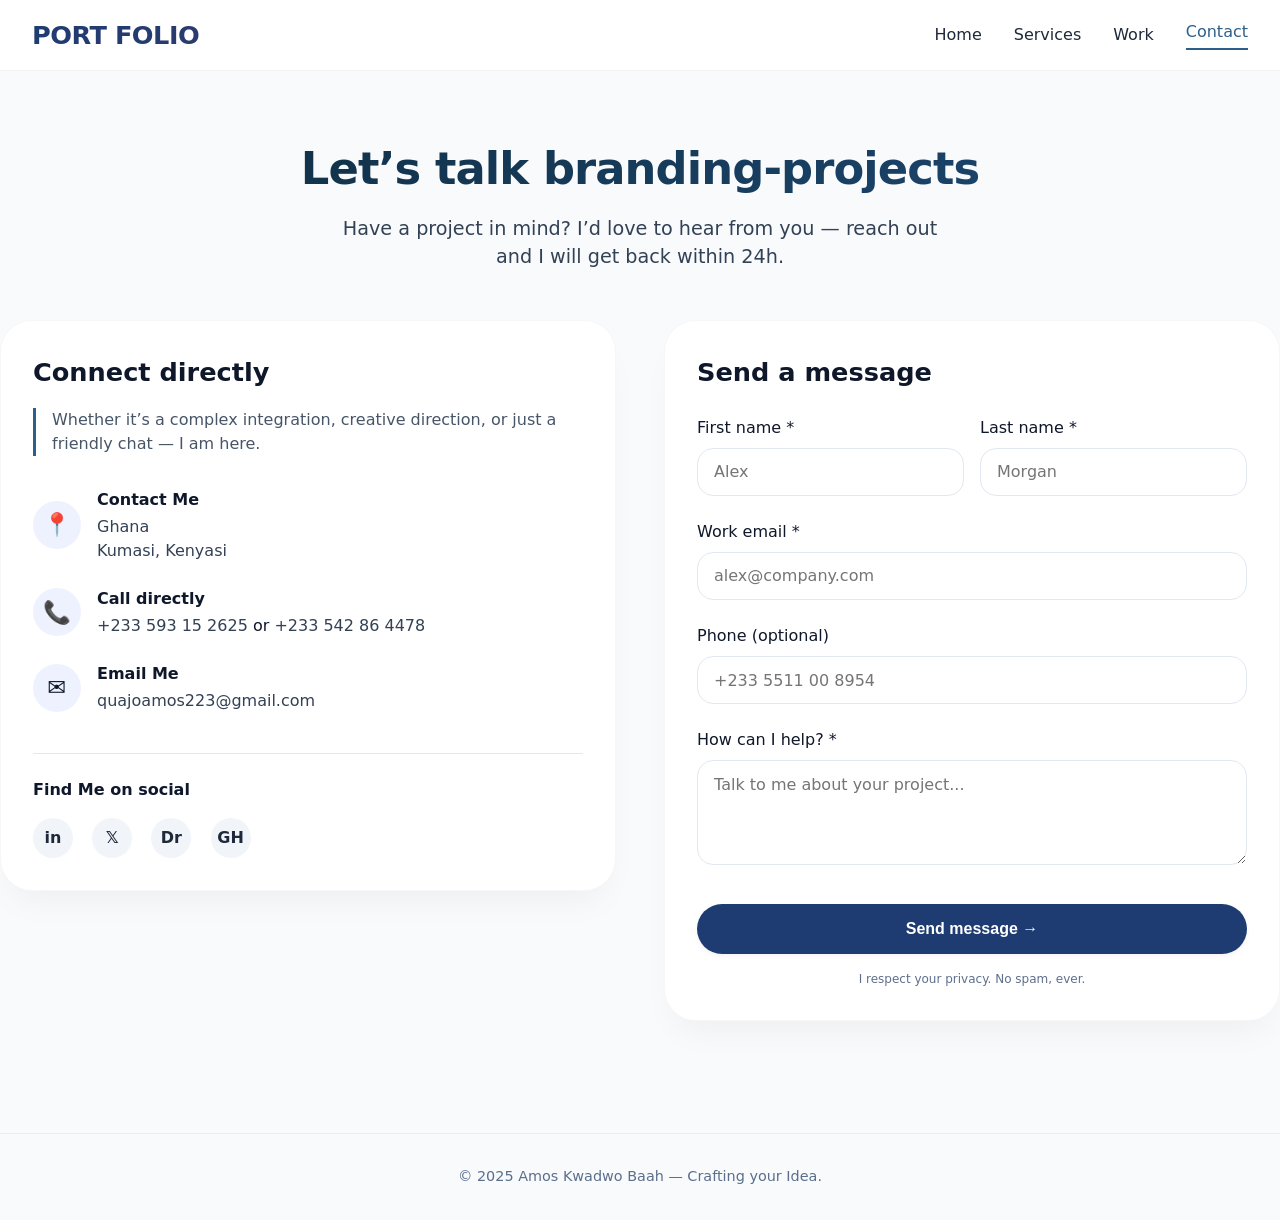
<file: cont.html>
<!DOCTYPE html>
<html lang="en">
<head>
  <meta charset="UTF-8">
  <meta name="viewport" content="width=device-width, initial-scale=1.0, viewport-fit=cover">
  <title>Contact | Modern Professional</title>
 <link rel="stylesheet" href="cont.css">
</head>
<body>

<div class="toast-msg" id="toastMsg">✓ Message sent (demo)</div>

<nav class="navbar">
  <div class="container">
    <div class="nav-flex">
      <div class="logo"><b>PORT <span>FOLIO</span></b></div>
      <div class="nav-links">
        <a href="index.html">Home</a>
        <a href="services.html">Services</a>
        <a href="work.html">Work</a>
        <a href="cont.html" class="contact-active">Contact</a>
      </div>
    </div>
  </div>
</nav>

<main>
  <div class="container contact-section">
    <div class="page-header">
      <h1>Let’s talk branding-projects</h1>
      <p>Have a project in mind? I’d love to hear from you — reach out and I will get back within 24h.</p>
    </div>

    <div class="contact-grid">
      <!-- LEFT SIDE: contact details -->
      <div class="contact-info">
        <h2 class="info-title">Connect directly</h2>
        <div class="info-desc">
          Whether it’s a complex integration, creative direction, or just a friendly chat — I am here.
        </div>
        <div class="contact-methods">
          <div class="method">
            <div class="method-icon">📍</div>
            <div class="method-details">
              <h4>Contact Me</h4>
              <p>Ghana<br>Kumasi, Kenyasi</p>
            </div>
          </div>
          <div class="method">
            <div class="method-icon">📞</div>
            <div class="method-details">
              <h4>Call directly</h4>
              <a href="tel:+233593152625">+233 593 15 2625</a> or 
              <a href="tel:+233542864478">+233 542 86 4478</a>
            </div>
          </div>
          <div class="method">
            <div class="method-icon">✉️</div>
            <div class="method-details">
              <h4>Email Me</h4>
              <p><a href="quajoamos223@gmail.com">quajoamos223@gmail.com</a></p>
            </div>
          </div>
        </div>
        <div class="social-links">
          <h4>Find Me on social</h4>
          <div class="social-icons">
            <a href="#" aria-label="LinkedIn">in</a>
            <a href="quajo-amos" aria-label="Twitter">𝕏</a>
            <a href="#" aria-label="Dribbble">Dr</a>
            <a href="kojobaah23" aria-label="GitHub">GH</a>
          </div>
        </div>
      </div>

      <!-- RIGHT SIDE: contact form -->
      <div class="contact-form-card">
        <h2 class="info-title" style="margin-bottom: 1.5rem;">Send a message</h2>
        <form id="contactForm" action="https://formspree.io/f/xzdnroqb" method="POST">
          <div class="form-row">
            <div class="form-group">
              <label for="firstName">First name *</label>
              <input type="text" id="firstName" name="firstName" required placeholder="Alex">
            </div>
            <div class="form-group">
              <label for="lastName">Last name *</label>
              <input type="text" id="lastName" name="lastName" required placeholder="Morgan">
            </div>
          </div>
          <div class="form-group">
            <label for="email">Work email *</label>
            <input type="email" id="email" name="email" required placeholder="alex@company.com">
          </div>
          <div class="form-group">
            <label for="phone">Phone (optional)</label>
            <input type="tel" id="phone" name="phone" placeholder="+233 5511 00 8954">
          </div>
          <div class="form-group">
            <label for="message">How can I help? *</label>
            <textarea id="message" name="message" rows="4" required placeholder="Talk to me about your project..."></textarea>
          </div>
          <button type="submit" class="btn-primary btn-submit">Send message →</button>
          <p style="font-size: 0.75rem; color: #5e6f8d; margin-top: 1rem; text-align: center;">I respect your privacy. No spam, ever.</p>
        </form>
      </div>
    </div>

   
</main>

<footer>
  <div class="container">
    <p>© 2025 Amos Kwadwo Baah — Crafting your Idea.</p>
  </div>
</footer>

<script>
 port.js
 </script>

</body>
</html>
</file>
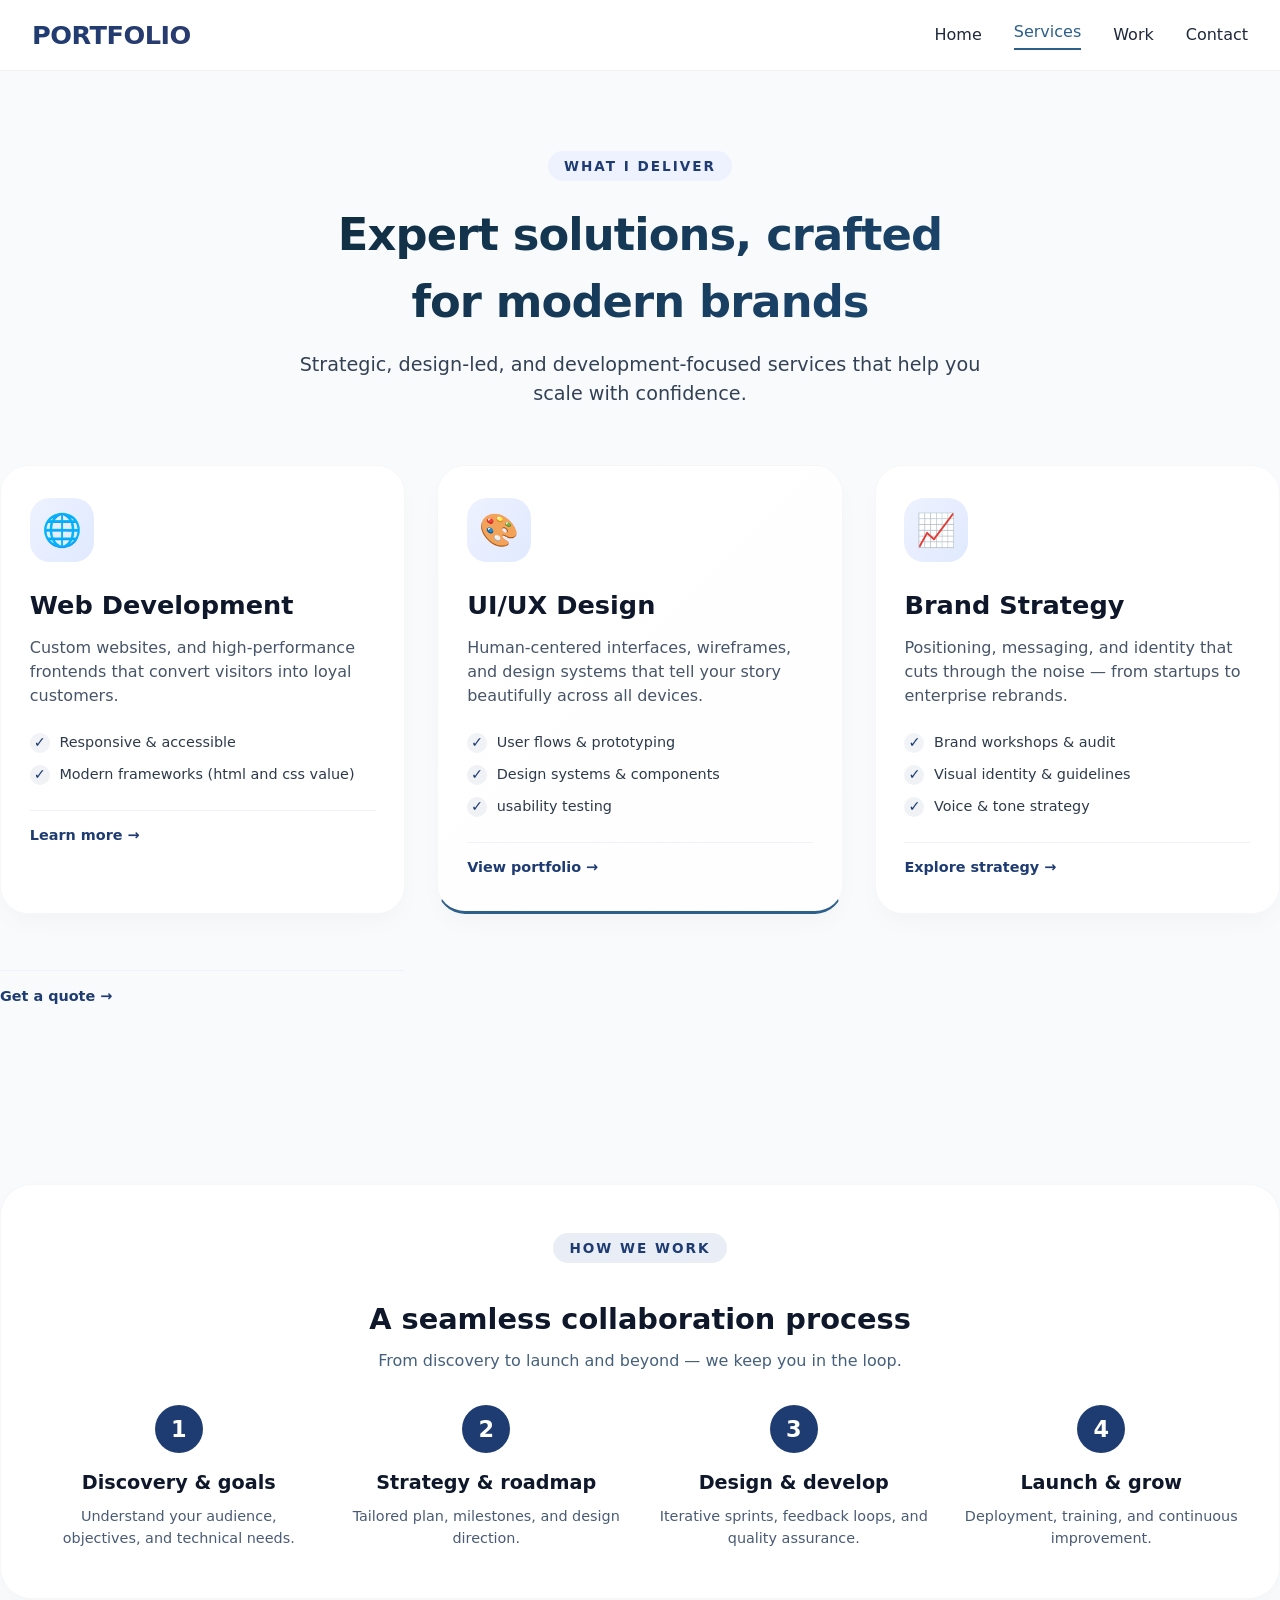
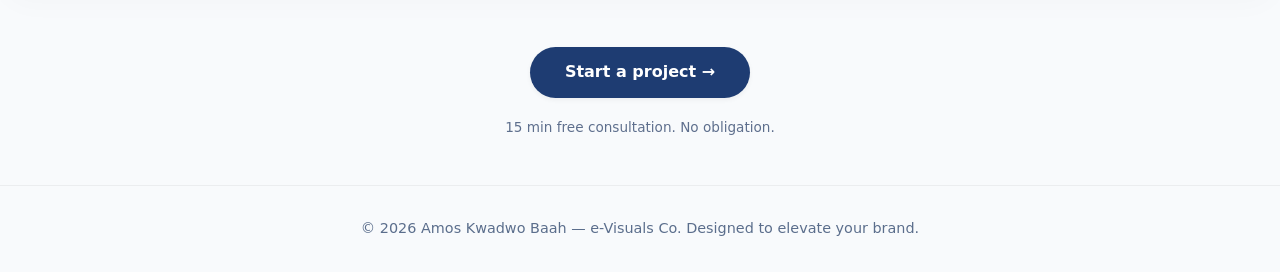
<file: services.html>
<!DOCTYPE html>
<html lang="en">
<head>
  <meta charset="UTF-8">
  <meta name="viewport" content="width=device-width, initial-scale=1.0, viewport-fit=cover">
  <title>Services | Modern Portfolio</title>
  <link rel="stylesheet" href="services.css">
  </head>
<body>

<nav class="navbar">
  <div class="container">
    <div class="nav-flex">
      <div class="logo"><b>PORTFOLIO</b></div>
      <div class="nav-links">
        <a href="index.html">Home</a>
        <a href="services.html" class="services-active">Services</a>
        <a href="work.html">Work</a>
        <a href="cont.html">Contact</a>
      </div>
    </div>
  </div>
</nav>

<main>
  <div class="container services-section">
    <!-- Section header -->
    <div class="section-header">
      <span class="badge">What I deliver</span>
      <h2>Expert solutions, crafted <br> for modern brands</h2>
      <div class="subhead">Strategic, design-led, and development-focused services that help you scale with confidence.</div>
    </div>

    <!-- Services grid -->
    <div class="services-grid">
      
      <!-- card 1: Web Dev -->
      <div class="service-card">
        <div class="icon-wrapper">🌐</div>
        <h3>Web Development</h3>
        <div class="description">
          Custom websites, and high-performance frontends that convert visitors into loyal customers.
        </div>
        <ul class="feature-list">
          <li><span class="check-icon">✓</span> Responsive & accessible</li>
          <li><span class="check-icon">✓</span> Modern frameworks (html and css value)</li>
          
        </ul>
        <div class="card-footer">
          <a href="#" class="learn-more">Learn more →</a>
        </div>
      </div>

      <!-- card 2: UI/UX Design -->
      <div class="service-card highlight">
        <div class="icon-wrapper">🎨</div>
        <h3>UI/UX Design</h3>
        <div class="description">
          Human-centered interfaces, wireframes, and design systems that tell your story beautifully across all devices.
        </div>
        <ul class="feature-list">
          <li><span class="check-icon">✓</span> User flows & prototyping</li>
          <li><span class="check-icon">✓</span> Design systems & components</li>
          <li><span class="check-icon">✓</span> usability testing</li>
        </ul>
        <div class="card-footer">
          <a href="#" class="learn-more">View portfolio →</a>
        </div>
      </div>

      <!-- card 3: Brand Strategy -->
      <div class="service-card">
        <div class="icon-wrapper">📈</div>
        <h3>Brand Strategy</h3>
        <div class="description">
          Positioning, messaging, and identity that cuts through the noise — from startups to enterprise rebrands.
        </div>
        <ul class="feature-list">
          <li><span class="check-icon">✓</span> Brand workshops & audit</li>
          <li><span class="check-icon">✓</span> Visual identity & guidelines</li>
          <li><span class="check-icon">✓</span> Voice & tone strategy</li>
        </ul>
        <div class="card-footer">
          <a href="#" class="learn-more">Explore strategy →</a>
        </div>
      </div>

    
        <div class="card-footer">
          <a href="#" class="learn-more">Get a quote →</a>
        </div>
      </div>
    </div>

    <!-- trust / process section -->
    <div class="process-section">
      <div style="text-align: center;">
        <span class="badge" style="background:#e9edf5;">How we work</span>
        <h3 style="font-size: 1.8rem; margin: 1rem 0 0.5rem 0;">A seamless collaboration process</h3>
        <p style="color: #45607c; max-width: 560px; margin: 0 auto;">From discovery to launch and beyond — we keep you in the loop.</p>
      </div>
      <div class="process-flex">
        <div class="process-step">
          <div class="step-number">1</div>
          <div>
            <h4>Discovery & goals</h4>
            <p>Understand your audience, objectives, and technical needs.</p>
          </div>
        </div>
        <div class="process-step">
          <div class="step-number">2</div>
          <div>
            <h4>Strategy & roadmap</h4>
            <p>Tailored plan, milestones, and design direction.</p>
          </div>
        </div>
        <div class="process-step">
          <div class="step-number">3</div>
          <div>
            <h4>Design & develop</h4>
            <p>Iterative sprints, feedback loops, and quality assurance.</p>
          </div>
        </div>
        <div class="process-step">
          <div class="step-number">4</div>
          <div>
            <h4>Launch & grow</h4>
            <p>Deployment, training, and continuous improvement.</p>
          </div>
        </div>
      </div>
    </div>

    <!-- bottom call to action -->
    <div class="section-cta">
      <a href="#" class="btn-primary">Start a project →</a>
      <p style="margin-top: 1.2rem; font-size: 0.85rem; color: #5e6f8d;">15 min free consultation. No obligation.</p>
    </div>
  </div>
</main>

<footer>
  <div class="container">
    <p>© 2026 Amos Kwadwo Baah — e-Visuals Co. Designed to elevate your brand.</p>
  </div>
</footer>


</body>
</html>
</file>
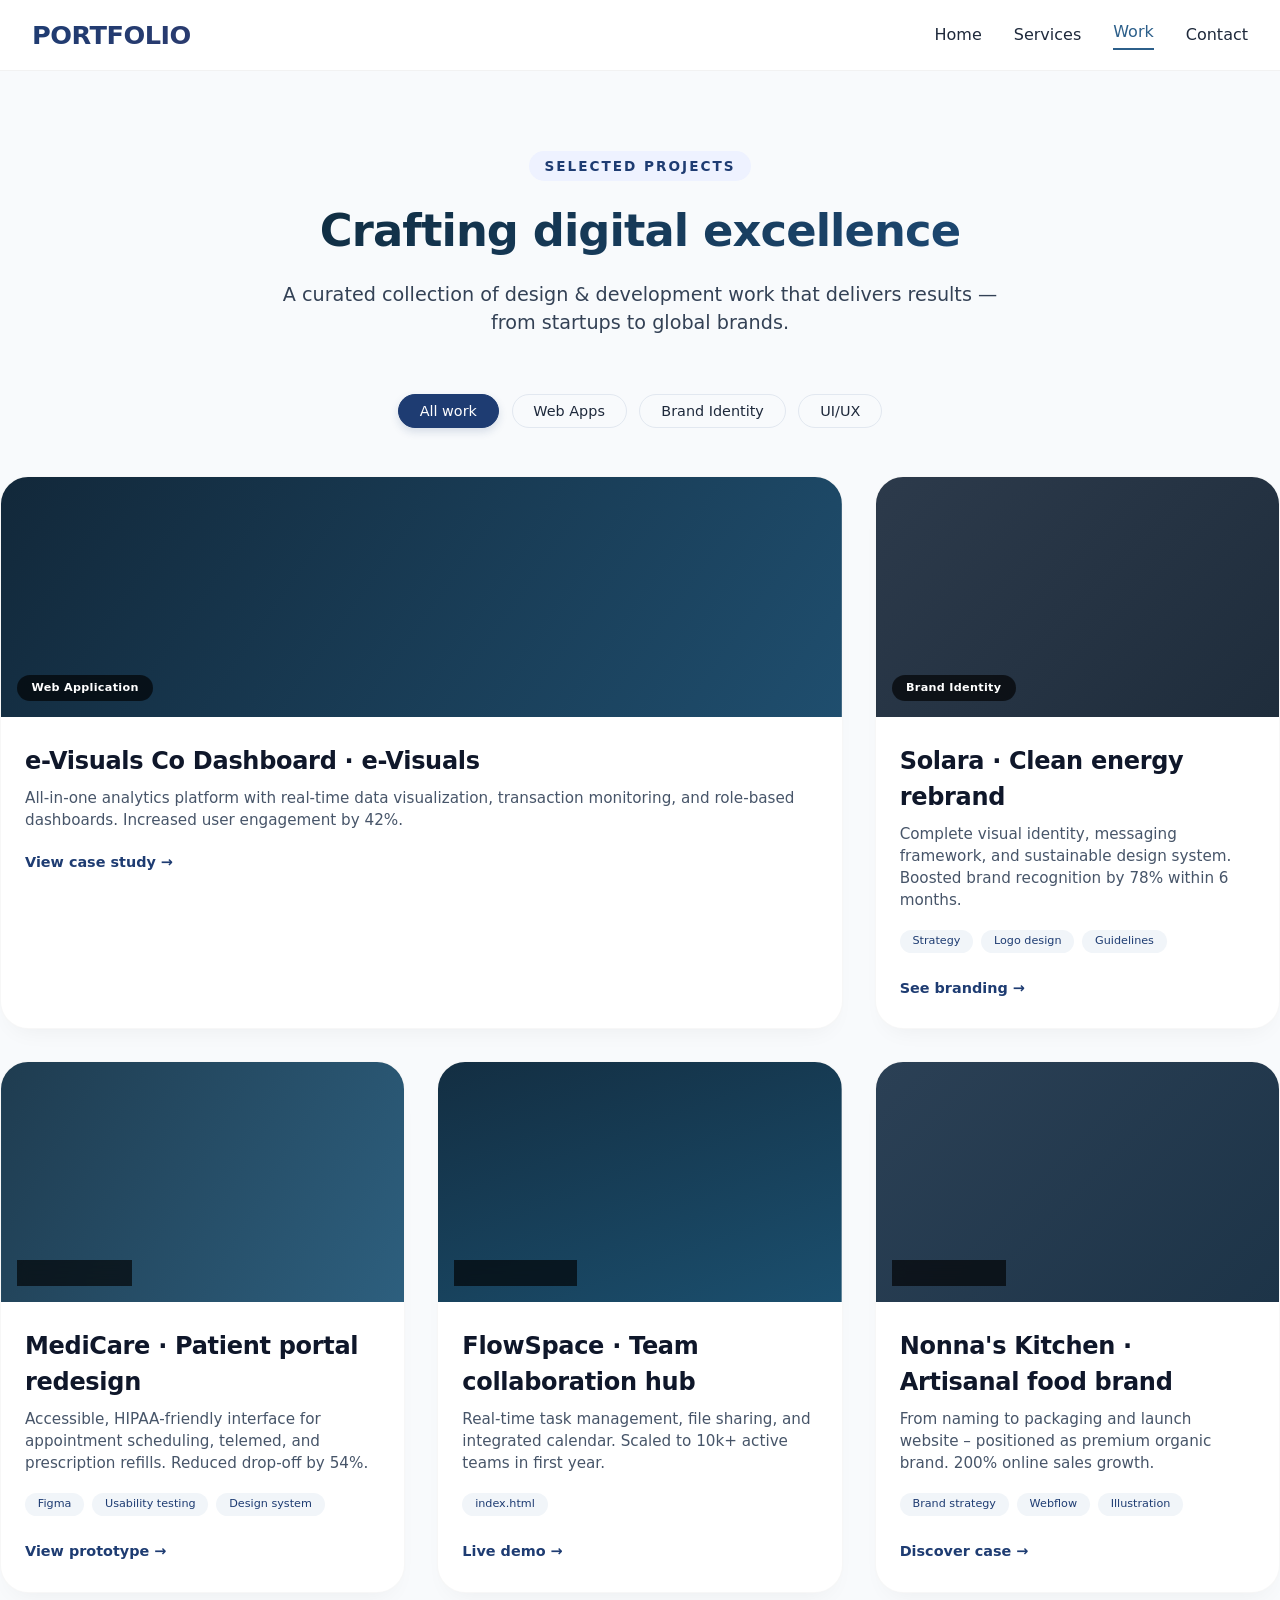
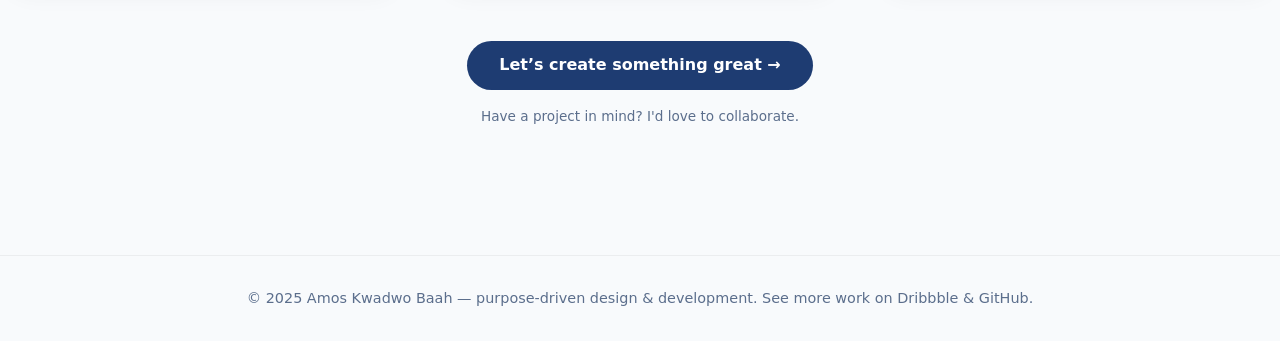
<file: work.html>
<!DOCTYPE html>
<html lang="en">
<head>
  <meta charset="UTF-8">
  <meta name="viewport" content="width=device-width, initial-scale=1.0, viewport-fit=cover">
  <title>Work | Selected Projects — Modern Portfolio</title>
  <link rel="stylesheet" href="work.css">
</head>
<body>

<nav class="navbar">
  <div class="container">
    <div class="nav-flex">
      <div class="logo">PORTFOLIO</div>
      <div class="nav-links">
        <a href="index.html">Home</a>
        <a href="services.html">Services</a>
        <a href="work.html" class="work-active">Work</a>
        <a href="cont.html">Contact</a>
      </div>
    </div>
  </div>
</nav>

<main>
  <div class="container work-section">
    <!-- header -->
    <div class="section-header">
      <span class="badge">Selected projects</span>
      <h2>Crafting digital excellence</h2>
      <div class="subhead">A curated collection of design & development work that delivers results — from startups to global brands.</div>
    </div>

    <!-- filter buttons (JS powered) -->
    <div class="filter-bar" id="filterBar">
      <button class="filter-btn active" data-filter="all">All work</button>
      <button class="filter-btn" data-filter="web">Web Apps</button>
      <button class="filter-btn" data-filter="brand">Brand Identity</button>
      <button class="filter-btn" data-filter="uiux">UI/UX</button>
    </div>

    <!-- projects grid -->
    <div class="projects-grid" id="projectsGrid">
      <!-- project 1 - featured web app -->
      <div class="project-card featured" data-category="web">
        <div class="project-image" style="background-image: linear-gradient(125deg, #12283a, #1f4e6e), url(''); background-blend-mode: overlay;">
          <span class="project-cat">Web Application</span>
        </div>
        <div class="project-info">
          <h3 class="project-title">e-Visuals Co Dashboard · e-Visuals</h3>
          <div class="project-description">All‑in‑one analytics platform with real‑time data visualization, transaction monitoring, and role‑based dashboards. Increased user engagement by 42%.</div>
          
          <a href="#" class="project-link">View case study →</a>
        </div>
      </div>

      <!-- project 2 - brand identity -->
      <div class="project-card" data-category="brand">
        <div class="project-image" style="background-image: linear-gradient(135deg, #2c3a4b, #1f2d3c); background-size: cover;">
          <span class="project-cat">Brand Identity</span>
        </div>
        <div class="project-info">
          <h3 class="project-title">Solara · Clean energy rebrand</h3>
          <div class="project-description">Complete visual identity, messaging framework, and sustainable design system. Boosted brand recognition by 78% within 6 months.</div>
          <div class="tech-stack">
            <span class="tech-tag">Strategy</span>
            <span class="tech-tag">Logo design</span>
            <span class="tech-tag">Guidelines</span>
          </div>
          <a href="#" class="project-link">See branding →</a>
        </div>
      </div>

      

      <!-- project 4 - UI/UX design -->
      <div class="project-card" data-category="uiux">
        <div class="project-image" style="background-image: linear-gradient(120deg, #1f3c50, #2d5f7e);">
          <span class="project-cat">UI/UX Design</span>
        </div>
        <div class="project-info">
          <h3 class="project-title">MediCare · Patient portal redesign</h3>
          <div class="project-description">Accessible, HIPAA‑friendly interface for appointment scheduling, telemed, and prescription refills. Reduced drop‑off by 54%.</div>
          <div class="tech-stack">
            <span class="tech-tag">Figma</span>
            <span class="tech-tag">Usability testing</span>
            <span class="tech-tag">Design system</span>
          </div>
          <a href="#" class="project-link">View prototype →</a>
        </div>
      </div>

      <!-- project 5 - web app (SaaS) -->
      <div class="project-card" data-category="web">
        <div class="project-image" style="background-image: linear-gradient(160deg, #132e42, #1b4f6e);">
          <span class="project-cat">SaaS Platform</span>
        </div>
        <div class="project-info">
          <h3 class="project-title">FlowSpace · Team collaboration hub</h3>
          <div class="project-description">Real‑time task management, file sharing, and integrated calendar. Scaled to 10k+ active teams in first year.</div>
          <div class="tech-stack">
            <span class="tech-tag">index.html</span>

          </div>
          <a href="#" class="project-link">Live demo →</a>
        </div>
      </div>

      <!-- project 6 - branding & digital -->
      <div class="project-card" data-category="brand">
        <div class="project-image" style="background-image: linear-gradient(135deg, #2b4055, #1d3448);">
          <span class="project-cat">Brand + Web</span>
        </div>
        <div class="project-info">
          <h3 class="project-title">Nonna's Kitchen · Artisanal food brand</h3>
          <div class="project-description">From naming to packaging and launch website – positioned as premium organic brand. 200% online sales growth.</div>
          <div class="tech-stack">
            <span class="tech-tag">Brand strategy</span>
            <span class="tech-tag">Webflow</span>
            <span class="tech-tag">Illustration</span>
          </div>
          <a href="#" class="project-link">Discover case →</a>
        </div>
      </div>
    </div>

    <!-- extra CTA -->
    <div class="cta-wrapper">
      <a href="#" class="btn-primary">Let’s create something great →</a>
      <p style="margin-top: 1rem; font-size: 0.85rem; color: #5b6e8c;">Have a project in mind? I'd love to collaborate.</p>
    </div>
  </div>
</main>

<footer>
  <div class="container">
    <p>© 2025 Amos Kwadwo Baah — purpose-driven design & development. See more work on Dribbble & GitHub.</p>
  </div>
</footer>
  <script>port.js</script>
</body>
</html>
</file>
<file: cont.css>
* {
      margin: 0;
      padding: 0;
      box-sizing: border-box;
    }

    body {
      font-family: system-ui, -apple-system, 'Segoe UI', Roboto, 'Helvetica Neue', sans-serif;
      background: #f8fafc;
      color: #0f172a;
      line-height: 1.5;
      scroll-behavior: smooth;
    }

    /* ===== STICKY NAVBAR (matching your snippet) ===== */
    .navbar {
      position: sticky;
      top: 0;
      z-index: 100;
      background: rgba(255, 255, 255, 0.92);
      backdrop-filter: blur(12px);
      border-bottom: 1px solid rgba(0, 0, 0, 0.05);
      padding: 1rem 0;
      transition: all 0.2s ease;
    }

    .container {
      max-width: 1280px;
      margin: 0 auto;
      padding: 0 2rem;
    }

    .nav-flex {
      display: flex;
      justify-content: space-between;
      align-items: center;
      flex-wrap: wrap;
      gap: 1rem;
    }

    .logo {
      font-size: 1.6rem;
      font-weight: 700;
      letter-spacing: -0.02em;
      background: linear-gradient(135deg, #1e3c72, #2b3b6e);
      background-clip: text;
      -webkit-background-clip: text;
      color: transparent;
    }
    

    .nav-links {
      display: flex;
      gap: 2rem;
      align-items: center;
      flex-wrap: wrap;
    }

    .nav-links a {
      text-decoration: none;
      font-weight: 500;
      color: #1e293b;
      transition: color 0.2s;
    }

    .nav-links a:hover {
      color: #2c5f8a;
    }

    .nav-links .contact-active {
      color: #2c5f8a;
      border-bottom: 2px solid #2c5f8a;
      padding-bottom: 4px;
    }

    /* ===== BUTTON STYLE ===== */
    .btn-primary {
      background: #1e3c72;
      color: white;
      border: none;
      padding: 0.8rem 2rem;
      font-weight: 600;
      border-radius: 40px;
      cursor: pointer;
      transition: all 0.25s ease;
      font-size: 1rem;
      box-shadow: 0 2px 5px rgba(0,0,0,0.05);
    }

    .btn-primary:hover {
      background: #0f2b4f;
      transform: translateY(-2px);
      box-shadow: 0 10px 20px -5px rgba(30,60,114,0.3);
    }

    /* ===== CONTACT SECTION ===== */
    .contact-section {
      padding: 4rem 0 5rem 0;
    }

    .page-header {
      text-align: center;
      margin-bottom: 3rem;
    }

    .page-header h1 {
      font-size: 2.8rem;
      font-weight: 700;
      letter-spacing: -0.02em;
      background: linear-gradient(145deg, #0f2b3d, #1e4a76);
      background-clip: text;
      -webkit-background-clip: text;
      color: transparent;
      margin-bottom: 0.75rem;
    }

    .page-header p {
      font-size: 1.2rem;
      color: #334155;
      max-width: 600px;
      margin: 0 auto;
    }

    .contact-grid {
      display: grid;
      grid-template-columns: 1fr 1fr;
      gap: 3rem;
      align-items: start;
    }

    /* left side - contact cards & info */
    .contact-info {
      background: white;
      border-radius: 2rem;
      padding: 2rem;
      box-shadow: 0 20px 35px -12px rgba(0, 0, 0, 0.05);
      border: 1px solid rgba(0, 0, 0, 0.03);
    }

    .info-title {
      font-size: 1.6rem;
      font-weight: 600;
      margin-bottom: 1rem;
      color: #0f172a;
    }

    .info-desc {
      color: #475569;
      margin-bottom: 2rem;
      border-left: 3px solid #2c5f8a;
      padding-left: 1rem;
    }

    .contact-methods {
      display: flex;
      flex-direction: column;
      gap: 1.5rem;
      margin-bottom: 2.5rem;
    }

    .method {
      display: flex;
      align-items: center;
      gap: 1rem;
    }

    .method-icon {
      width: 48px;
      height: 48px;
      background: #eef2ff;
      border-radius: 32px;
      display: flex;
      align-items: center;
      justify-content: center;
      font-size: 1.4rem;
    }

    .method-details h4 {
      font-weight: 600;
      margin-bottom: 0.2rem;
    }

    .method-details p, .method-details a {
      color: #334155;
      text-decoration: none;
      transition: color 0.2s;
    }

    .method-details a:hover {
      color: #1e3c72;
      text-decoration: underline;
    }

    .social-links {
      border-top: 1px solid #e2e8f0;
      padding-top: 1.5rem;
      margin-top: 0.5rem;
    }

    .social-links h4 {
      font-size: 1rem;
      font-weight: 600;
      margin-bottom: 1rem;
    }

    .social-icons {
      display: flex;
      gap: 1.2rem;
    }

    .social-icons a {
      background: #f1f5f9;
      width: 40px;
      height: 40px;
      border-radius: 40px;
      display: inline-flex;
      align-items: center;
      justify-content: center;
      text-decoration: none;
      font-weight: 600;
      color: #1e293b;
      transition: all 0.2s;
    }

    .social-icons a:hover {
      background: #1e3c72;
      color: white;
      transform: translateY(-3px);
    }

    /* right side - form */
    .contact-form-card {
      background: white;
      border-radius: 2rem;
      padding: 2rem;
      box-shadow: 0 20px 35px -12px rgba(0, 0, 0, 0.05);
      border: 1px solid rgba(0, 0, 0, 0.03);
    }

    .form-group {
      margin-bottom: 1.5rem;
    }

    .form-group label {
      display: block;
      font-weight: 500;
      margin-bottom: 0.5rem;
      color: #0f172a;
    }

    .form-group input,
    .form-group textarea {
      width: 100%;
      padding: 0.85rem 1rem;
      border: 1px solid #e2e8f0;
      border-radius: 1rem;
      font-family: inherit;
      font-size: 1rem;
      transition: all 0.2s;
      background: #ffffff;
    }

    .form-group input:focus,
    .form-group textarea:focus {
      outline: none;
      border-color: #2c5f8a;
      box-shadow: 0 0 0 3px rgba(44, 95, 138, 0.1);
    }

    .form-row {
      display: grid;
      grid-template-columns: 1fr 1fr;
      gap: 1rem;
    }

    .btn-submit {
      width: 100%;
      background: #1e3c72;
      padding: 1rem;
      font-weight: 600;
      font-size: 1rem;
      border-radius: 60px;
      margin-top: 0.5rem;
    }

    .map-placeholder {
      margin-top: 4rem;
      border-radius: 1.5rem;
      overflow: hidden;
      background: #e2e8f0;
      height: 280px;
      box-shadow: 0 6px 14px rgba(0,0,0,0.03);
    }

    .map-placeholder iframe {
      width: 100%;
      height: 100%;
      border: 0;
    }

    footer {
      text-align: center;
      padding: 2rem 0;
      border-top: 1px solid rgba(0, 0, 0, 0.05);
      margin-top: 2rem;
      color: #5b6e8c;
      font-size: 0.9rem;
    }

    /* responsive */
    @media (max-width: 900px) {
      .contact-grid {
        grid-template-columns: 1fr;
        gap: 2rem;
      }
      .container {
        padding: 0 1.5rem;
      }
      .page-header h1 {
        font-size: 2.2rem;
      }
      .form-row {
        grid-template-columns: 1fr;
      }
    }

    @media (max-width: 600px) {
      .nav-flex {
        flex-direction: column;
        text-align: center;
      }
      .nav-links {
        justify-content: center;
      }
      .contact-info, .contact-form-card {
        padding: 1.5rem;
      }
    }

    /* success toast (simple) */
    .toast-msg {
      position: fixed;
      bottom: 2rem;
      left: 50%;
      transform: translateX(-50%) scale(0.9);
      background: #1f2b3c;
      color: white;
      padding: 0.8rem 1.8rem;
      border-radius: 60px;
      font-weight: 500;
      opacity: 0;
      transition: opacity 0.2s, transform 0.2s;
      pointer-events: none;
      z-index: 200;
      backdrop-filter: blur(8px);
      background: rgba(15, 23, 42, 0.9);
    }
</file>
<file: services.css>
* {
      margin: 0;
      padding: 0;
      box-sizing: border-box;
    }

    body {
      font-family: system-ui, -apple-system, 'Segoe UI', Roboto, 'Helvetica Neue', sans-serif;
      background: #f8fafc;
      color: #0f172a;
      line-height: 1.5;
      scroll-behavior: smooth;
    }

    /* ===== STICKY NAVBAR (your original design) ===== */
    .navbar {
      position: sticky;
      top: 0;
      z-index: 100;
      background: rgba(255, 255, 255, 0.92);
      backdrop-filter: blur(12px);
      border-bottom: 1px solid rgba(0, 0, 0, 0.05);
      padding: 1rem 0;
      transition: all 0.2s ease;
    }

    .container {
      max-width: 1280px;
      margin: 0 auto;
      padding: 0 2rem;
    }

    .nav-flex {
      display: flex;
      justify-content: space-between;
      align-items: center;
      flex-wrap: wrap;
      gap: 1rem;
    }

    .logo {
      font-size: 1.6rem;
      font-weight: 700;
      letter-spacing: -0.02em;
      background: linear-gradient(135deg, #1e3c72, #2b3b6e);
      background-clip: text;
      -webkit-background-clip: text;
      color: transparent;
    }

    .nav-links {
      display: flex;
      gap: 2rem;
      align-items: center;
      flex-wrap: wrap;
    }

    .nav-links a {
      text-decoration: none;
      font-weight: 500;
      color: #1e293b;
      transition: color 0.2s;
    }

    .nav-links a:hover {
      color: #2c5f8a;
    }

    .nav-links .services-active {
      color: #2c5f8a;
      border-bottom: 2px solid #2c5f8a;
      padding-bottom: 4px;
    }

    /* ===== SERVICES SECTION ===== */
    .services-section {
      padding: 5rem 0 6rem 0;
    }

    /* section header */
    .section-header {
      text-align: center;
      max-width: 720px;
      margin: 0 auto 3.5rem auto;
    }

    .badge {
      display: inline-block;
      font-size: 0.85rem;
      font-weight: 600;
      text-transform: uppercase;
      letter-spacing: 2px;
      background: #eef2ff;
      color: #1e3c72;
      padding: 0.3rem 1rem;
      border-radius: 40px;
      margin-bottom: 1.2rem;
    }

    .section-header h2 {
      font-size: 2.8rem;
      font-weight: 700;
      letter-spacing: -0.02em;
      background: linear-gradient(145deg, #0f2b3d, #1e4a76);
      background-clip: text;
      -webkit-background-clip: text;
      color: transparent;
      margin-bottom: 1rem;
    }

    .section-header .subhead {
      font-size: 1.2rem;
      color: #334155;
      line-height: 1.5;
    }

    /* services grid */
    .services-grid {
      display: grid;
      grid-template-columns: repeat(auto-fit, minmax(300px, 1fr));
      gap: 2rem;
    }

    /* service card */
    .service-card {
      background: white;
      border-radius: 1.75rem;
      padding: 2rem 1.8rem;
      transition: all 0.25s ease;
      border: 1px solid rgba(0, 0, 0, 0.03);
      box-shadow: 0 12px 28px -8px rgba(0, 0, 0, 0.04);
      position: relative;
      overflow: hidden;
    }

    .service-card:hover {
      transform: translateY(-6px);
      box-shadow: 0 24px 40px -12px rgba(0, 0, 0, 0.12);
      border-color: rgba(44, 95, 138, 0.15);
    }

    /* icon wrapper */
    .icon-wrapper {
      width: 64px;
      height: 64px;
      background: linear-gradient(125deg, #eef2ff, #e0e9ff);
      border-radius: 20px;
      display: flex;
      align-items: center;
      justify-content: center;
      margin-bottom: 1.5rem;
      font-size: 2rem;
      transition: transform 0.2s;
    }

    .service-card:hover .icon-wrapper {
      transform: scale(1.02);
    }

    .service-card h3 {
      font-size: 1.6rem;
      font-weight: 600;
      margin-bottom: 0.75rem;
      color: #0f172a;
    }

    .service-card .description {
      color: #475569;
      margin-bottom: 1.5rem;
      line-height: 1.5;
    }

    /* feature list inside card */
    .feature-list {
      list-style: none;
      margin-top: 0.5rem;
    }

    .feature-list li {
      display: flex;
      align-items: center;
      gap: 0.6rem;
      margin-bottom: 0.65rem;
      font-size: 0.9rem;
      color: #2d3a4b;
    }

    .check-icon {
      display: inline-flex;
      background: #1e3c7210;
      border-radius: 20px;
      width: 20px;
      height: 20px;
      align-items: center;
      justify-content: center;
      font-weight: bold;
      color: #1e3c72;
      font-size: 0.9rem;
    }

    /* cta badge / optional link */
    .card-footer {
      margin-top: 1.5rem;
      padding-top: 0.8rem;
      border-top: 1px solid #eef2ff;
    }

    .learn-more {
      text-decoration: none;
      font-weight: 600;
      font-size: 0.9rem;
      color: #1e3c72;
      display: inline-flex;
      align-items: center;
      gap: 0.4rem;
      transition: gap 0.2s;
    }

    .learn-more:hover {
      gap: 0.7rem;
      text-decoration: underline;
    }

    /* second variant for extra style: highlighted card */
    .service-card.highlight {
      background: linear-gradient(135deg, #ffffff, #fefefe);
      border-bottom: 3px solid #2c5f8a;
    }

    /* process / why us section (extra credibility) */
    .process-section {
      margin-top: 5rem;
      background: white;
      border-radius: 2rem;
      padding: 3rem 2.5rem;
      box-shadow: 0 8px 26px rgba(0, 0, 0, 0.02);
      border: 1px solid rgba(0, 0, 0, 0.03);
    }

    .process-flex {
      display: flex;
      flex-wrap: wrap;
      justify-content: space-between;
      gap: 2rem;
      margin-top: 2rem;
    }

    .process-step {
      flex: 1;
      text-align: center;
      min-width: 140px;
    }

    .step-number {
      width: 48px;
      height: 48px;
      background: #1e3c72;
      color: white;
      border-radius: 60px;
      display: inline-flex;
      align-items: center;
      justify-content: center;
      font-weight: 700;
      font-size: 1.4rem;
      margin-bottom: 1rem;
    }

    .process-step h4 {
      font-size: 1.2rem;
      margin-bottom: 0.5rem;
    }

    .process-step p {
      color: #4a5b76;
      font-size: 0.9rem;
    }

    .section-cta {
      text-align: center;
      margin-top: 3rem;
    }

    .btn-primary {
      background: #1e3c72;
      color: white;
      border: none;
      padding: 0.85rem 2.2rem;
      font-weight: 600;
      border-radius: 40px;
      cursor: pointer;
      transition: all 0.25s ease;
      font-size: 1rem;
      text-decoration: none;
      display: inline-block;
      box-shadow: 0 2px 5px rgba(0,0,0,0.05);
    }

    .btn-primary:hover {
      background: #0f2b4f;
      transform: translateY(-2px);
      box-shadow: 0 12px 22px -8px rgba(30,60,114,0.3);
    }

    footer {
      text-align: center;
      padding: 2rem 0;
      border-top: 1px solid rgba(0, 0, 0, 0.05);
      margin-top: 3rem;
      color: #5b6e8c;
      font-size: 0.9rem;
    }

    @media (max-width: 800px) {
      .services-grid {
        gap: 1.5rem;
      }
      .section-header h2 {
        font-size: 2rem;
      }
      .container {
        padding: 0 1.5rem;
      }
      .process-flex {
        flex-direction: column;
        align-items: stretch;
        gap: 1.8rem;
      }
      .process-step {
        text-align: left;
        display: flex;
        gap: 1rem;
        align-items: center;
      }
      .process-step .step-number {
        margin-bottom: 0;
      }
    }

    @media (max-width: 600px) {
      .nav-flex {
        flex-direction: column;
        text-align: center;
      }
      .nav-links {
        justify-content: center;
      }
      .service-card {
        padding: 1.5rem;
      }
    }
    /* ===== MOBILE RESPONSIVE ===== */
@media (max-width: 768px) {

  /* Hero Section */
  .container.hero {
    flex-direction: column;
    padding: 20px;
    text-align: center;
  }

  .hero-content {
    width: 100%;
    order: 2;
  }

  .hero-visual {
    width: 100%;
    order: 1;
    margin-bottom: 20px;
  }

  .hero-visual img {
    width: 200px;
    height: 200px;
    margin: 0 auto;
    display: block;
  }

  /* Typography */
  h1 {
    font-size: 2rem;
  }

  /* Buttons */
  .hero-buttons {
    justify-content: center;
    flex-wrap: wrap;
    gap: 10px;
  }

  /* Navigation */
  nav {
    flex-direction: column;
    gap: 10px;
    padding: 10px;
  }

}
</file>
<file: work.css>
* {
      margin: 0;
      padding: 0;
      box-sizing: border-box;
    }

    body {
      font-family: system-ui, -apple-system, 'Segoe UI', Roboto, 'Helvetica Neue', sans-serif;
      background: #f8fafc;
      color: #0f172a;
      line-height: 1.5;
      scroll-behavior: smooth;
    }

    /* ===== STICKY NAVBAR (original design) ===== */
    .navbar {
      position: sticky;
      top: 0;
      z-index: 100;
      background: rgba(255, 255, 255, 0.92);
      backdrop-filter: blur(12px);
      border-bottom: 1px solid rgba(0, 0, 0, 0.05);
      padding: 1rem 0;
      transition: all 0.2s ease;
    }

    .container {
      max-width: 1280px;
      margin: 0 auto;
      padding: 0 2rem;
    }

    .nav-flex {
      display: flex;
      justify-content: space-between;
      align-items: center;
      flex-wrap: wrap;
      gap: 1rem;
    }

    .logo {
      font-size: 1.6rem;
      font-weight: 700;
      letter-spacing: -0.02em;
      background: linear-gradient(135deg, #1e3c72, #2b3b6e);
      background-clip: text;
      -webkit-background-clip: text;
      color: transparent;
    }

    .nav-links {
      display: flex;
      gap: 2rem;
      align-items: center;
      flex-wrap: wrap;
    }

    .nav-links a {
      text-decoration: none;
      font-weight: 500;
      color: #1e293b;
      transition: color 0.2s;
    }

    .nav-links a:hover {
      color: #2c5f8a;
    }

    .nav-links .work-active {
      color: #2c5f8a;
      border-bottom: 2px solid #2c5f8a;
      padding-bottom: 4px;
    }

    /* ===== WORK / PORTFOLIO SECTION ===== */
    .work-section {
      padding: 5rem 0 6rem 0;
    }

    /* header */
    .section-header {
      text-align: center;
      max-width: 760px;
      margin: 0 auto 3.5rem auto;
    }

    .badge {
      display: inline-block;
      font-size: 0.85rem;
      font-weight: 600;
      text-transform: uppercase;
      letter-spacing: 2px;
      background: #eef2ff;
      color: #1e3c72;
      padding: 0.3rem 1rem;
      border-radius: 40px;
      margin-bottom: 1rem;
    }

    .section-header h2 {
      font-size: 2.8rem;
      font-weight: 700;
      letter-spacing: -0.02em;
      background: linear-gradient(145deg, #0f2b3d, #1e4a76);
      background-clip: text;
      -webkit-background-clip: text;
      color: transparent;
      margin-bottom: 1rem;
    }

    .section-header .subhead {
      font-size: 1.2rem;
      color: #334155;
    }

    /* category filter (simple pill nav) */
    .filter-bar {
      display: flex;
      justify-content: center;
      flex-wrap: wrap;
      gap: 0.8rem;
      margin-bottom: 3rem;
    }

    .filter-btn {
      background: transparent;
      border: 1px solid #e2e8f0;
      padding: 0.5rem 1.3rem;
      border-radius: 40px;
      font-weight: 500;
      font-size: 0.9rem;
      color: #1e293b;
      cursor: pointer;
      transition: all 0.2s;
      font-family: inherit;
    }

    .filter-btn:hover {
      border-color: #2c5f8a;
      background: #f1f5f9;
    }

    .filter-btn.active {
      background: #1e3c72;
      color: white;
      border-color: #1e3c72;
      box-shadow: 0 4px 8px rgba(30,60,114,0.15);
    }

    /* projects grid */
    .projects-grid {
      display: grid;
      grid-template-columns: repeat(auto-fill, minmax(340px, 1fr));
      gap: 2rem;
    }

    /* project card */
    .project-card {
      background: white;
      border-radius: 1.75rem;
      overflow: hidden;
      transition: all 0.3s cubic-bezier(0.2, 0, 0, 1);
      box-shadow: 0 12px 24px -12px rgba(0, 0, 0, 0.06);
      border: 1px solid rgba(0, 0, 0, 0.03);
      cursor: pointer;
    }

    .project-card:hover {
      transform: translateY(-8px);
      box-shadow: 0 28px 36px -16px rgba(0, 0, 0, 0.12);
      border-color: rgba(44, 95, 138, 0.2);
    }

    /* image placeholder with gradient / modern abstract */
    .project-image {
      height: 240px;
      background-size: cover;
      background-position: center;
      position: relative;
      display: flex;
      align-items: flex-end;
      justify-content: flex-start;
      padding: 1rem;
    }

    /* overlay chip for category */
    .project-cat {
      background: rgba(0, 0, 0, 0.65);
      backdrop-filter: blur(6px);
      color: white;
      font-size: 0.7rem;
      font-weight: 600;
      padding: 0.3rem 0.9rem;
      border-radius: 40px;
      letter-spacing: 0.3px;
    }

    .project-info {
      padding: 1.6rem 1.5rem 1.8rem 1.5rem;
    }

    .project-title {
      font-size: 1.5rem;
      font-weight: 700;
      margin-bottom: 0.5rem;
      letter-spacing: -0.3px;
      color: #0f172a;
    }

    .project-description {
      color: #475569;
      margin-bottom: 1.2rem;
      font-size: 0.95rem;
      line-height: 1.45;
    }

    .tech-stack {
      display: flex;
      flex-wrap: wrap;
      gap: 0.5rem;
      margin-bottom: 1.4rem;
    }

    .tech-tag {
      background: #f1f5f9;
      padding: 0.2rem 0.8rem;
      border-radius: 20px;
      font-size: 0.7rem;
      font-weight: 500;
      color: #1e3c72;
    }

    .project-link {
      text-decoration: none;
      font-weight: 600;
      font-size: 0.9rem;
      color: #1e3c72;
      display: inline-flex;
      align-items: center;
      gap: 0.4rem;
      transition: gap 0.2s;
    }

    .project-link:hover {
      gap: 0.7rem;
      text-decoration: underline;
    }

    /* Featured project highlight (larger card on first position, optional) */
    .featured {
      grid-column: span 2;
    }

    @media (max-width: 800px) {
      .featured {
        grid-column: span 1;
      }
      .projects-grid {
        grid-template-columns: 1fr;
      }
      .section-header h2 {
        font-size: 2rem;
      }
      .container {
        padding: 0 1.5rem;
      }
    }

    /* footer */
    footer {
      text-align: center;
      padding: 2rem 0;
      border-top: 1px solid rgba(0, 0, 0, 0.05);
      margin-top: 2rem;
      color: #5b6e8c;
      font-size: 0.9rem;
    }

    .btn-primary {
      background: #1e3c72;
      color: white;
      border: none;
      padding: 0.8rem 2rem;
      font-weight: 600;
      border-radius: 40px;
      cursor: pointer;
      transition: all 0.25s ease;
      font-size: 1rem;
      display: inline-block;
      text-decoration: none;
    }

    .btn-primary:hover {
      background: #0f2b4f;
      transform: translateY(-2px);
      box-shadow: 0 10px 20px -5px rgba(30,60,114,0.3);
    }

    .cta-wrapper {
      text-align: center;
      margin-top: 3rem;
    }
</file>
